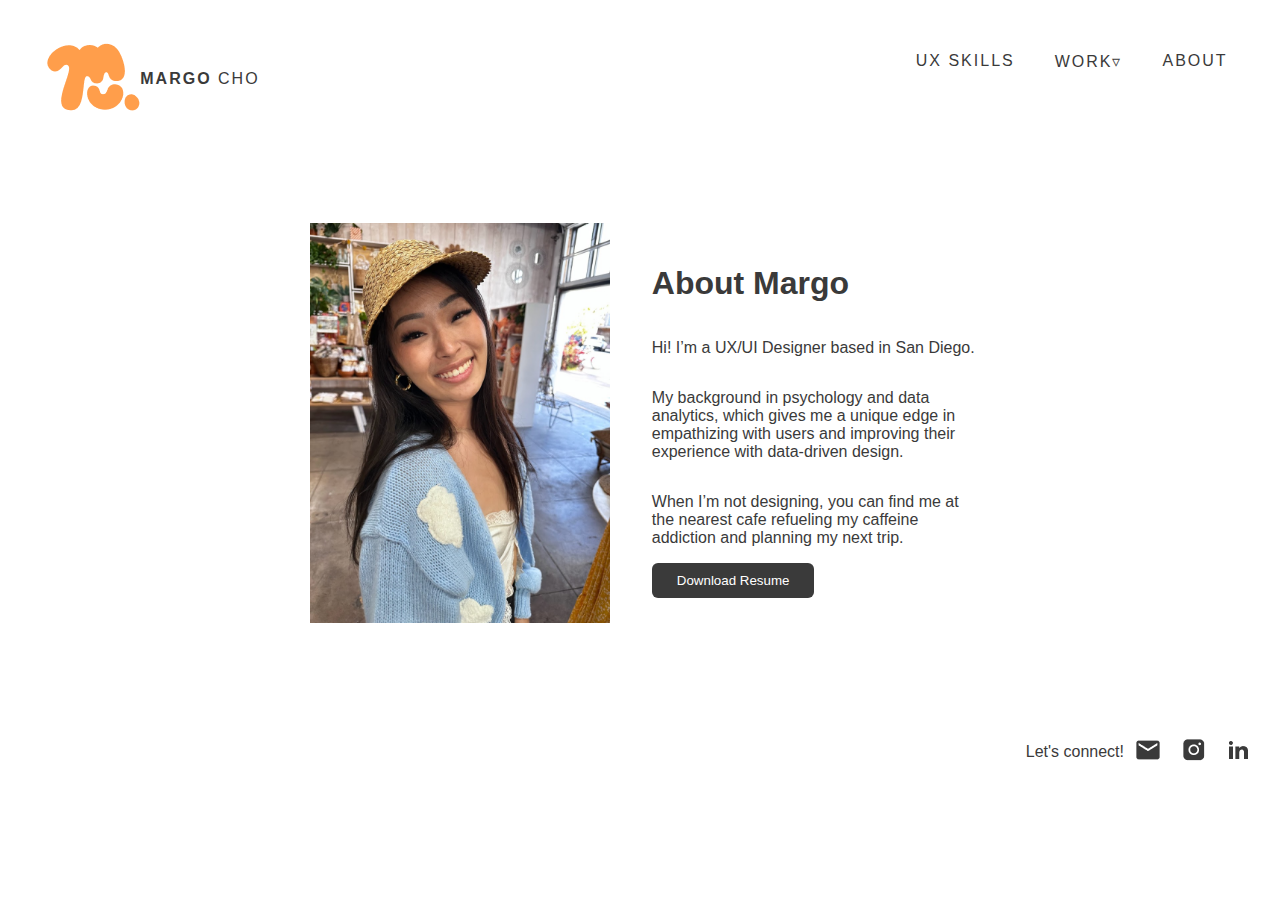
<file: index.html>
<!DOCTYPE html>
    <head>
        <title>HW17</title>
        <link href="css/style.css" type="text/css" rel="stylesheet">
    </head>

    <body>
        <header>
            <div class="wrapper">
                <div class="flex-logo">
                    <a href="#">
                        <ul>
                            <li><img src="images/Logo.png"></li>
                            <li><p><span>MARGO</span> CHO</p></li>
                        </ul>
                    </a>
                </div>

                <nav class="flex-nav">
                    <ul>
                        <li><a href='#'>UX SKILLS</a></li>
                        <li><a href='#'>WORK▿</a></li>
                        <li><a href='#'>ABOUT</a></li>
                    </ul>

                </nav> 

              </div>
        </header>

        <!-- BODY/HERO IMAGE SECTION -->


        <section class="heroImg">

            <div class="imgContent">
                <img src="images/placeholder_picture.png" width="300" id="myPhoto">
            </div>

            <div class="textContent">
                <ul>
                    <li><h1>About Margo</h1></li>
                    <li><p>Hi! I’m a UX/UI Designer based in San Diego.</p></li>
                    <li><p>My background in psychology and data analytics, which gives me a unique edge in empathizing with users and improving their experience with data-driven design.</p></li>
                    <li><p>When I’m not designing, you can find me at the nearest cafe refueling my caffeine addiction and planning my next trip.</p></li>
                    <li><a href='#'><button>Download Resume</button></a></li>
                </ul>
            </div>

        </section>

    <!-- FOOTER-->
        <footer>
            <div class="footer-wrapper">
                <div class="flex-footer">
                        <ul>
                            <li>Let's connect!</li>
                            <li><a href='#'>
                                    <img src="images/email.png">
                                </a></li>
                            <li><a href="#">
                                <img src="images/ig.png">
                            </a></li>
                            <li><a href="#">
                                <img src="images/linkedin.png">
                            </a></li>
                        </ul>
                </div>
            </div>
        </footer>

    </body>

 </html>
</file>
<file: css/style.css>
/*-------------APPLIES TO ALL-------------*/

html{
  box-sizing:border-box;
}

body{
  font-family: sans-serif;
  margin:0;
  background-color:white;
  color:#3a3a3a;
  font-weight: 500;
}

a{
    /*styling*/
    color:#3a3a3a;
    text-decoration: none;
  
    /*animation*/
    transition:all,0.5s;
  
    /*displays as in-line block next to eachother*/
    display: inline-block;
  }

a:hover{
  background:rgba(0,0,0,0.3);

}

ul{
  list-style:none;
  margin:0;
  padding:0;

  display:flex;
}

/*line breaks for whitespace*/
#my-text::after{
  content: "\a";
  white-space: pre;
}

button{
  background-color: #3a3a3a;
  color: white;
  padding:10px 25px;
  border:none;
  text-align: center;
  text-decoration: none;
  display:inline-block;
  border-radius: 6px;
}

button:hover{
  background-color: #6f6f6f;
  color: rgb(206, 206, 206);
}

/*-------------NAV BAR-------------*/

/* flex container of whole nav bar */
.wrapper{
  max-width:100%;
  margin: 0 auto;
  padding:20px;

  display:flex;

  font-weight: 100;
  letter-spacing: 2px;
}

/*-------------NAV BAR: LOGO-------------*/

/* nested flex container of logo (20%) partitioned to the left of nav bar */
.flex-logo{
  width:19%;
  padding:1%;

  display: flex;
  align-items: center;
  justify-content: center;
  flex-basis: 250px;

  white-space: nowrap;
}

/*area of link*/
.flex-logo a{
  padding:2px 20px;
}

.flex-logo ul{
  height:10vh;
  justify-content: flex-start;
}

.flex-logo li{
  align-self:center;
}

/*bold Margo in flex-logo*/
.flex-logo span{
  font-weight:600;
}

/*make sure logo fits in div container*/
.flex-logo img{
  height:auto;
  object-fit: contain;
}

/*-------------NAV BAR: ITEMS-------------*/

/* nested flex container of items (80%) partitioned to the right of nav bar */
.flex-nav{
  width: 79%;
  padding: 1%;
}

/*area of link*/
.flex-nav a{
  padding:20px 20px;
}

/*put content to right*/
.flex-nav ul{
  justify-content: flex-end;
}

/*-------------BODY AREA-------------*/



/*section wrapper*/
.heroImg{
  height: 60%;
  padding: 5%;
  width:60%;
  margin:0 auto;

  display:flex;  
}

/*photo area*/
.imgContent{
  width:60%;
  display:flex;
  justify-content: flex-end;
}

.imgContent img{
  align-items: center;
}

/*text area*/
.textContent{
  width:70%;
  display:flex;
  align-content: center;
  
}

.textContent ul{
  padding:5% 10%;
  display:flex;
  align-content: center;
  flex-direction: column;
  flex-wrap:wrap;
}

.textContent li{
  align-self:
}

/*adjusted my photo size*/
#myPhoto{
  height: auto;
}


/*-------------FOOTER-------------*/
.footer-wrapper{
  max-width:100%;
  margin: 0 auto;
  padding:20px;

  display:flex;
  
  font-weight: 200;
}

/*full width of footer for */
.flex-footer{
  width: 100%;
}

/*area of links*/
.flex-footer a{
  padding:10px 10px;
}

/*footer height and placing icons to the right*/
.flex-footer ul{
  height:10vh;
  justify-content: flex-end;
}

/*area fit the flex container of linked icons*/
.flex-footer li{
  align-self:stretch;
  display:flex;
  align-items: center;
}
</file>
